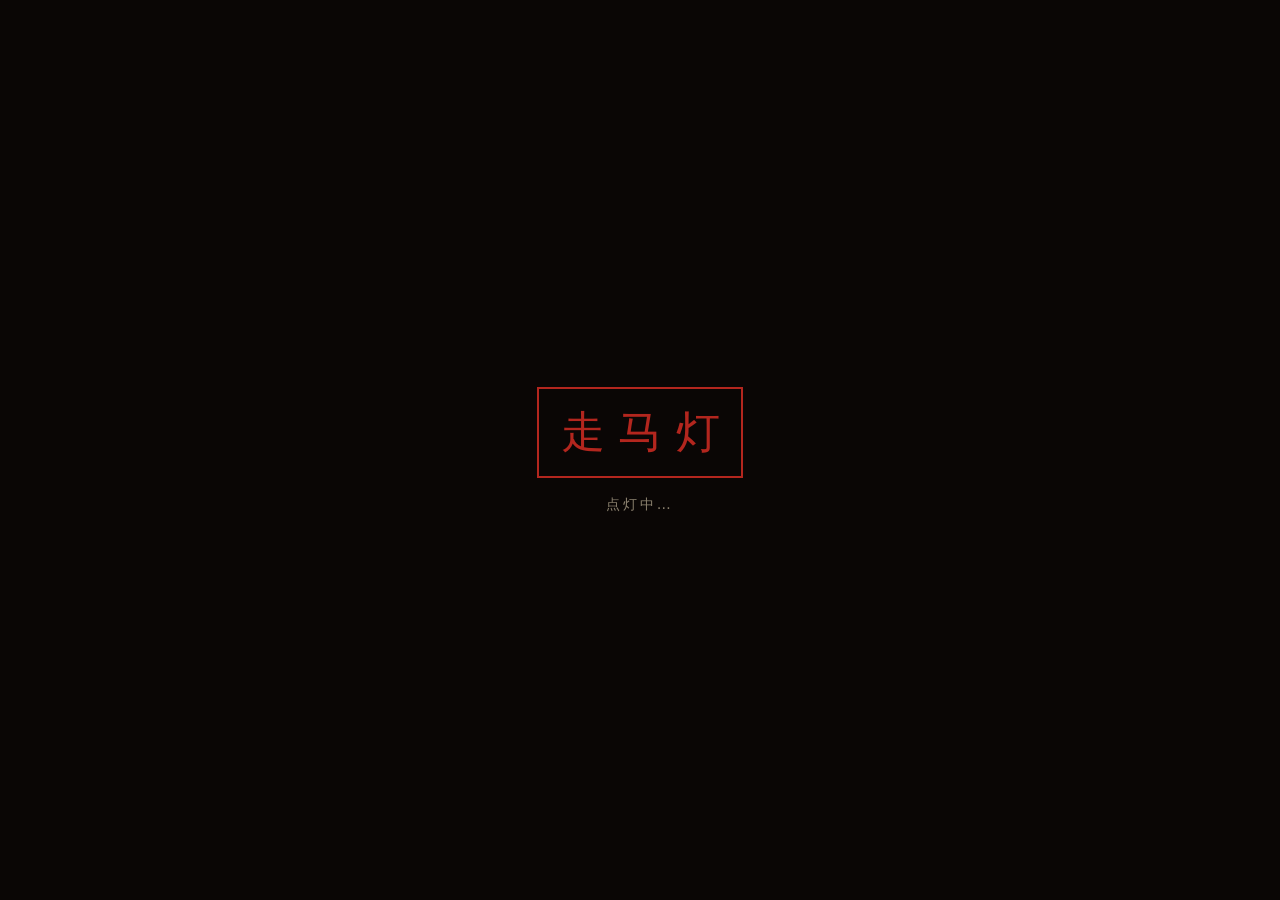
<file: source/web/index.html>
<!doctype html>
<html lang="zh-CN">
<head>
<meta charset="utf-8">
<meta name="viewport" content="width=device-width,initial-scale=1">
<title>走马灯 · Zoetrope of Frozen Motion</title>
<link rel="stylesheet" href="./style.css">
<script type="importmap">
{ "imports": { "three": "./vendor/three.module.min.js", "three/addons/": "./vendor/jsm/" } }
</script>
</head>
<body>
<canvas id="stage"></canvas>

<div id="loading"><div class="seal">走马灯</div><div id="loadmsg">点灯中…</div></div>

<header id="title">
  <h1>走马灯</h1>
  <p class="sub">把一段 AI 动画，冻成一圈雕塑</p>
</header>

<div id="hint">拖动转盘 · 按住 <kbd>空格</kbd> 打开快门</div>

<div id="caption"></div>

<aside id="stats">
  <div><b id="s-rev">0.00</b><span>转 / 秒</span></div>
  <div><b id="s-hz">0</b><span>快门 Hz</span></div>
  <div><b id="s-n">0</b><span>尊雕塑</span></div>
</aside>

<nav id="clips"></nav>

<footer id="bar">
  <button id="mode" aria-pressed="false">
    <span class="opt candle">烛光</span><span class="knob"></span><span class="opt strobe">快门</span>
  </button>
  <label id="detune-wrap" title="让快门比转盘快一点或慢一点">
    <span>错拍</span>
    <input id="detune" type="range" min="-3" max="3" step="0.05" value="0">
  </label>
  <button id="backstage-btn" class="ghost">幕后 · Lux3D</button>
</footer>

<section id="inspect" hidden>
  <button id="inspect-close" aria-label="关闭">×</button>
  <h2>第 <span id="i-idx">1</span> / <span id="i-n">1</span> 帧</h2>
  <p>它不会动。它只是整段动作里的一个瞬间，被冻成了一尊可以拿在手里的雕塑。</p>
  <div class="row">
    <button id="stl-one">下载这一尊 STL</button>
    <button id="stl-ring" class="ghost">下载整圈 STL</button>
  </div>
  <p class="fine" id="stl-note">高 80 mm · 单位毫米</p>
</section>

<section id="backstage" hidden>
  <button id="backstage-close" aria-label="关闭">×</button>
  <h2>幕后：Aholo Lux3D 做了什么</h2>
  <ol id="pipeline"></ol>
  <p class="fine">本页只做一件事：把 Lux3D 的动画按相位采样成 N 个静止姿态，摆成一圈。转盘、灯与快门由代码绘制。</p>
</section>

<script type="module" src="./main.js"></script>
</body>
</html>
</file>
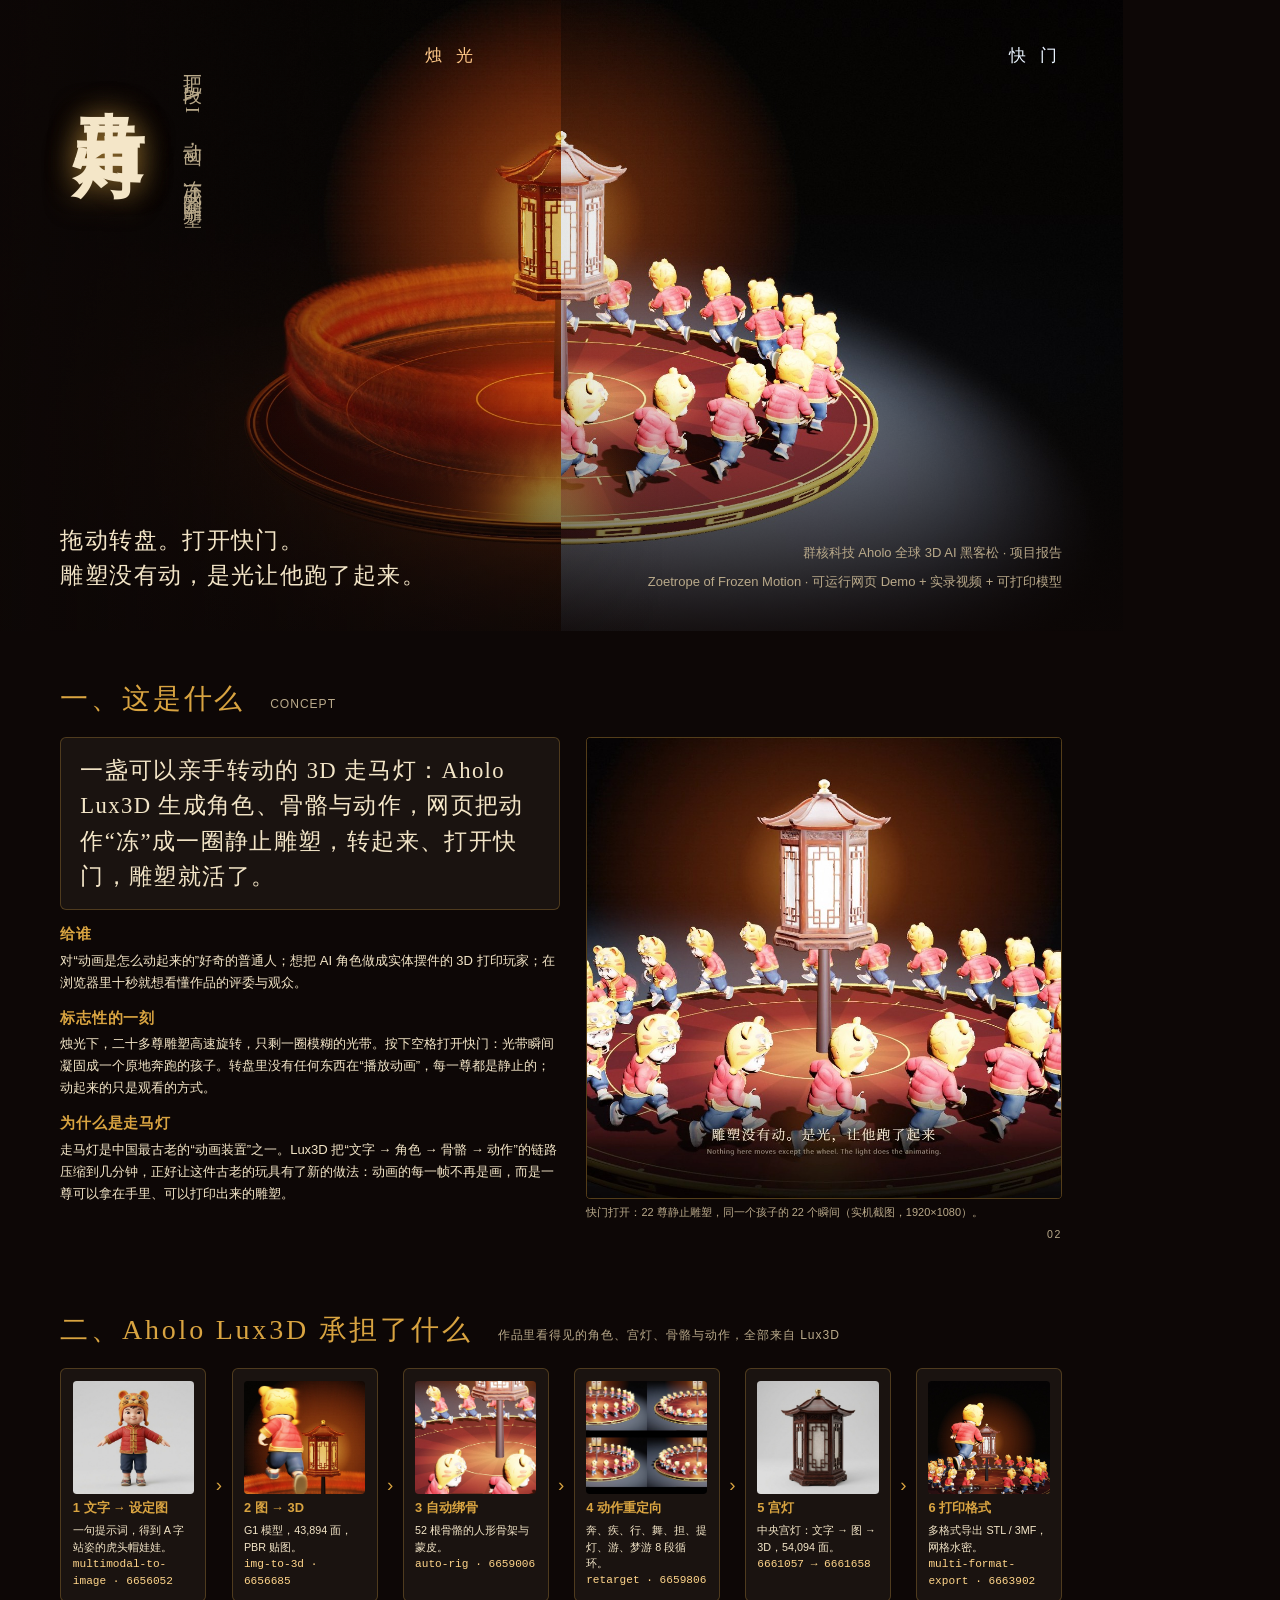
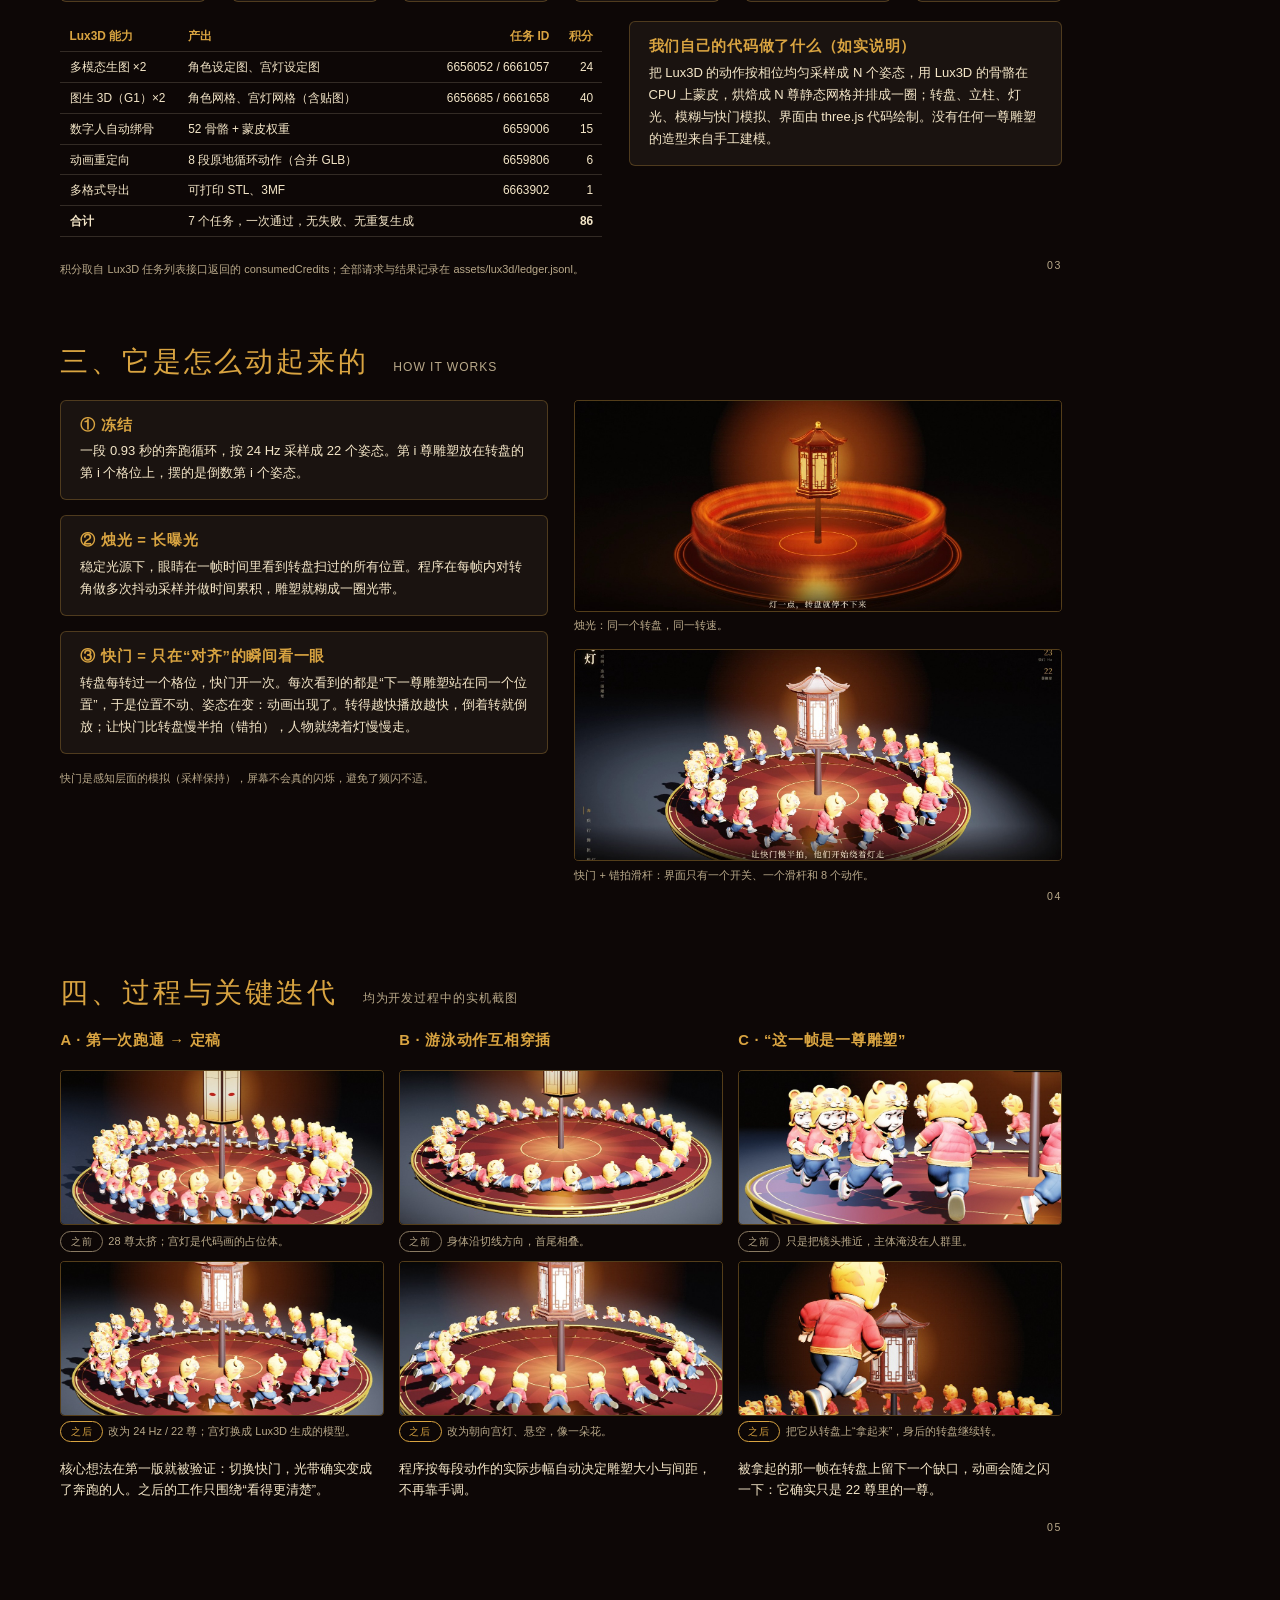
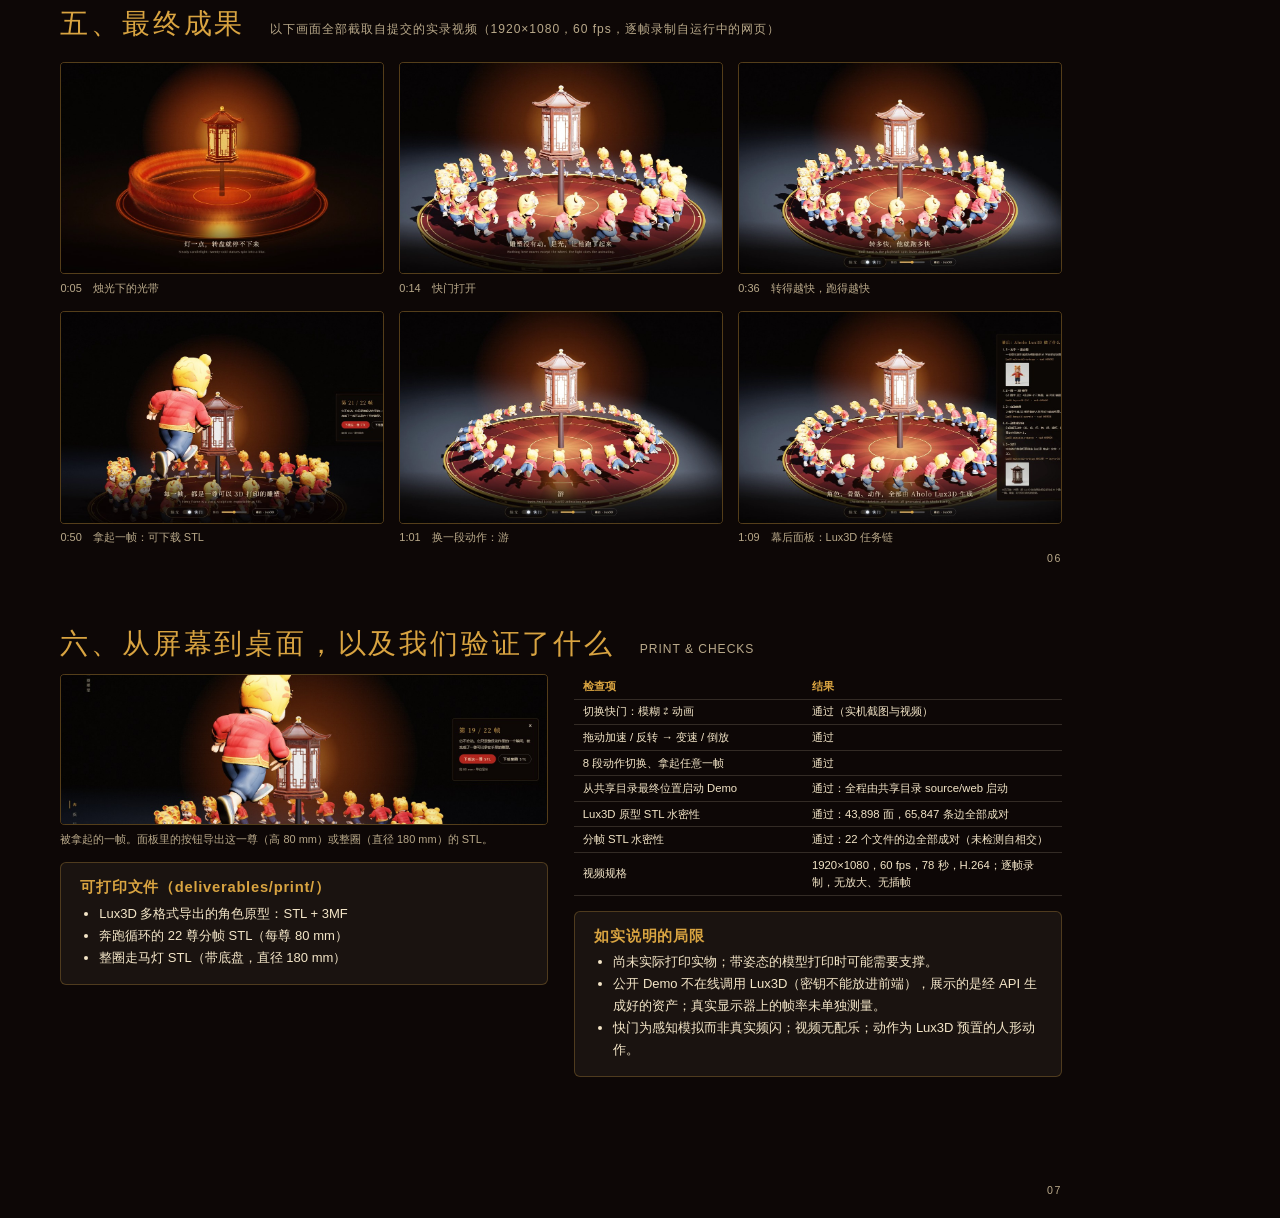
<file: source/report/report.html>
<!doctype html>
<html lang="zh-CN">
<head>
<meta charset="utf-8">
<title>走马灯 · 项目报告</title>
<style>
  @page { size: 297mm 167mm; margin: 0; }
  :root { --ink:#0d0706; --paper:#f4e6c8; --gold:#d9a441; --red:#b3261e; --dim:#b9a98a; --serif:"Songti SC","STSong","SimSun","Noto Serif SC",serif; --sans:"Microsoft YaHei","PingFang SC","Noto Sans SC",sans-serif; }
  * { box-sizing: border-box; }
  html, body { margin: 0; background: var(--ink); color: var(--paper); font-family: var(--sans); -webkit-print-color-adjust: exact; print-color-adjust: exact; }
  section { width: 297mm; height: 167mm; padding: 13mm 16mm 11mm; position: relative; overflow: hidden; page-break-after: always; background: var(--ink); display: flex; flex-direction: column; }
  section:last-child { page-break-after: auto; }
  h1 { font-family: var(--serif); font-size: 15mm; margin: 0; letter-spacing: .12em; }
  h2 { font-family: var(--serif); font-weight: 400; font-size: 7.4mm; margin: 0 0 5mm; letter-spacing: .1em; color: var(--gold); }
  h2 small { font-family: var(--sans); font-size: 3.2mm; color: var(--dim); letter-spacing: .08em; margin-left: 4mm; }
  h3 { font-size: 3.9mm; margin: 0 0 1.5mm; color: var(--gold); font-weight: 600; letter-spacing: .05em; }
  p, li, td, th { font-size: 3.45mm; line-height: 1.68; margin: 0; }
  p + p { margin-top: 2mm; }
  ul { margin: 0; padding-left: 5mm; }
  .dim { color: var(--dim); }
  .pg { position: absolute; right: 16mm; bottom: 6mm; font-size: 2.8mm; color: var(--dim); letter-spacing: .15em; }
  .row { display: flex; gap: 7mm; flex: 1; min-height: 0; }
  .col { flex: 1; min-width: 0; display: flex; flex-direction: column; gap: 4mm; }
  figure { margin: 0; display: flex; flex-direction: column; min-height: 0; }
  figure img { width: 100%; display: block; border-radius: 1.2mm; border: .25mm solid rgba(217,164,65,.35); object-fit: cover; min-height: 0; }
  figcaption { font-size: 2.9mm; color: var(--dim); margin-top: 1.4mm; line-height: 1.5; }
  .tag { display: inline-block; font-size: 2.7mm; padding: .5mm 2.4mm; border: .25mm solid var(--gold); color: var(--gold); border-radius: 4mm; letter-spacing: .1em; margin-right: 1.5mm; }
  .before { border-color: #8a7a62 !important; color: #b9a98a !important; }
  table { border-collapse: collapse; width: 100%; }
  th, td { text-align: left; padding: 1.3mm 2.4mm; border-bottom: .2mm solid rgba(244,230,200,.16); font-size: 3.15mm; }
  th { color: var(--gold); font-weight: 600; }
  td.n, th.n { text-align: right; font-variant-numeric: tabular-nums; }
  code { font-family: Consolas, monospace; font-size: 2.95mm; color: #ffd58a; }
  .card { background: rgba(244,230,200,.055); border: .25mm solid rgba(217,164,65,.28); border-radius: 1.6mm; padding: 4mm 5mm; }
  .big { font-family: var(--serif); font-size: 6mm; line-height: 1.55; letter-spacing: .06em; }
  .pipe { display: flex; align-items: stretch; gap: 2.5mm; }
  .pipe .step { flex: 1; background: rgba(244,230,200,.055); border: .25mm solid rgba(217,164,65,.28); border-radius: 1.6mm; padding: 3mm; display: flex; flex-direction: column; gap: 1.5mm; }
  .pipe .step img { width: 100%; height: 30mm; object-fit: cover; border-radius: 1mm; }
  .pipe .step b { font-size: 3.4mm; color: var(--gold); }
  .pipe .step span { font-size: 2.85mm; line-height: 1.5; }
  .pipe .arrow { align-self: center; color: var(--gold); font-size: 5mm; }
  .cover { padding: 0; }
  .cover .half { position: absolute; top: 0; bottom: 0; width: 50%; background-size: cover; background-position: center; }
  .cover .shade { position: absolute; inset: 0; background: linear-gradient(90deg, rgba(13,7,6,.92) 0%, rgba(13,7,6,.25) 34%, rgba(13,7,6,0) 60%), linear-gradient(0deg, rgba(13,7,6,.85), rgba(13,7,6,0) 38%); }
  .cover .txt { position: absolute; left: 16mm; top: 14mm; display: flex; gap: 6mm; }
  .cover h1 { writing-mode: vertical-rl; font-size: 19mm; text-shadow: 0 0 8mm rgba(217,164,65,.5); }
  .cover .sub { writing-mode: vertical-rl; font-family: var(--serif); font-size: 5mm; letter-spacing: .3em; color: var(--dim); margin-top: 2mm; }
  .cover .foot { position: absolute; left: 16mm; right: 16mm; bottom: 10mm; display: flex; justify-content: space-between; align-items: flex-end; }
  .cover .labels { position: absolute; top: 12mm; right: 16mm; left: 50%; display: flex; justify-content: space-between; font-family: var(--serif); font-size: 4.4mm; letter-spacing: .3em; }
  .grid3 { display: grid; grid-template-columns: repeat(3, 1fr); gap: 4mm; flex: 1; min-height: 0; }
  .grid3 figure img { height: 100%; }
  .pair { display: grid; grid-template-columns: 1fr; gap: 2.5mm; }
  .grid3 .pair img { height: 41mm; flex: none; }
  .checks td:first-child { width: 47%; } .checks td, .checks th { padding: 1mm 2.2mm; font-size: 3mm; line-height: 1.5; }
</style>
</head>
<body>

<!-- 1 cover -->
<section class="cover">
  <div class="half" style="left:0;background-image:url(img/hero_candle.jpg)"></div>
  <div class="half" style="left:50%;background-image:url(img/hero_shutter.jpg)"></div>
  <div class="shade"></div>
  <div class="labels"><span style="margin-left:-36mm;color:#ffc888">烛 光</span><span style="color:#eaf4ff">快 门</span></div>
  <div class="txt"><h1>走马灯</h1><div class="sub">把一段 AI 动画，冻成一圈雕塑</div></div>
  <div class="foot">
    <div><p class="big">拖动转盘。打开快门。<br>雕塑没有动，是光让他跑了起来。</p></div>
    <div style="text-align:right"><p class="dim">群核科技 Aholo 全球 3D AI 黑客松 · 项目报告</p><p class="dim">Zoetrope of Frozen Motion · 可运行网页 Demo + 实录视频 + 可打印模型</p></div>
  </div>
</section>

<!-- 2 concept -->
<section>
  <h2>一、这是什么 <small>CONCEPT</small></h2>
  <div class="row">
    <div class="col" style="flex:1.05">
      <div class="card"><p class="big">一盏可以亲手转动的 3D 走马灯：Aholo Lux3D 生成角色、骨骼与动作，网页把动作“冻”成一圈静止雕塑，转起来、打开快门，雕塑就活了。</p></div>
      <div>
        <h3>给谁</h3>
        <p>对“动画是怎么动起来的”好奇的普通人；想把 AI 角色做成实体摆件的 3D 打印玩家；在浏览器里十秒就想看懂作品的评委与观众。</p>
      </div>
      <div>
        <h3>标志性的一刻</h3>
        <p>烛光下，二十多尊雕塑高速旋转，只剩一圈模糊的光带。按下空格打开快门：光带瞬间凝固成一个原地奔跑的孩子。转盘里没有任何东西在“播放动画”，每一尊都是静止的；动起来的只是观看的方式。</p>
      </div>
      <div>
        <h3>为什么是走马灯</h3>
        <p>走马灯是中国最古老的“动画装置”之一。Lux3D 把“文字 → 角色 → 骨骼 → 动作”的链路压缩到几分钟，正好让这件古老的玩具有了新的做法：动画的每一帧不再是画，而是一尊可以拿在手里、可以打印出来的雕塑。</p>
      </div>
    </div>
    <div class="col">
      <figure style="flex:1"><img src="img/f_signature.jpg" style="height:100%"><figcaption>快门打开：22 尊静止雕塑，同一个孩子的 22 个瞬间（实机截图，1920×1080）。</figcaption></figure>
    </div>
  </div>
  <div class="pg">02</div>
</section>

<!-- 3 Lux3D role -->
<section>
  <h2>二、Aholo Lux3D 承担了什么 <small>作品里看得见的角色、宫灯、骨骼与动作，全部来自 Lux3D</small></h2>
  <div class="pipe">
    <div class="step"><img src="img/kid_concept.jpg"><b>1 文字 → 设定图</b><span>一句提示词，得到 A 字站姿的虎头帽娃娃。<br><code>multimodal-to-image · 6656052</code></span></div>
    <div class="arrow">›</div>
    <div class="step"><img src="img/mesh.jpg"><b>2 图 → 3D</b><span>G1 模型，43,894 面，PBR 贴图。<br><code>img-to-3d · 6656685</code></span></div>
    <div class="arrow">›</div>
    <div class="step"><img src="img/poses.jpg"><b>3 自动绑骨</b><span>52 根骨骼的人形骨架与蒙皮。<br><code>auto-rig · 6659006</code></span></div>
    <div class="arrow">›</div>
    <div class="step"><img src="img/clips.jpg"><b>4 动作重定向</b><span>奔、疾、行、舞、担、提灯、游、梦游 8 段循环。<br><code>retarget · 6659806</code></span></div>
    <div class="arrow">›</div>
    <div class="step"><img src="img/lantern_concept.jpg"><b>5 宫灯</b><span>中央宫灯：文字 → 图 → 3D，54,094 面。<br><code>6661057 → 6661658</code></span></div>
    <div class="arrow">›</div>
    <div class="step"><img src="img/print.jpg"><b>6 打印格式</b><span>多格式导出 STL / 3MF，网格水密。<br><code>multi-format-export · 6663902</code></span></div>
  </div>
  <div class="row" style="margin-top:5mm">
    <div class="col" style="flex:1.25">
      <table>
        <tr><th>Lux3D 能力</th><th>产出</th><th class="n">任务 ID</th><th class="n">积分</th></tr>
        <tr><td>多模态生图 ×2</td><td>角色设定图、宫灯设定图</td><td class="n">6656052 / 6661057</td><td class="n">24</td></tr>
        <tr><td>图生 3D（G1）×2</td><td>角色网格、宫灯网格（含贴图）</td><td class="n">6656685 / 6661658</td><td class="n">40</td></tr>
        <tr><td>数字人自动绑骨</td><td>52 骨骼 + 蒙皮权重</td><td class="n">6659006</td><td class="n">15</td></tr>
        <tr><td>动画重定向</td><td>8 段原地循环动作（合并 GLB）</td><td class="n">6659806</td><td class="n">6</td></tr>
        <tr><td>多格式导出</td><td>可打印 STL、3MF</td><td class="n">6663902</td><td class="n">1</td></tr>
        <tr><td><b>合计</b></td><td>7 个任务，一次通过，无失败、无重复生成</td><td class="n"></td><td class="n"><b>86</b></td></tr>
      </table>
      <p class="dim" style="margin-top:2mm;font-size:2.9mm">积分取自 Lux3D 任务列表接口返回的 consumedCredits；全部请求与结果记录在 assets/lux3d/ledger.jsonl。</p>
    </div>
    <div class="col">
      <div class="card">
        <h3>我们自己的代码做了什么（如实说明）</h3>
        <p>把 Lux3D 的动作按相位均匀采样成 N 个姿态，用 Lux3D 的骨骼在 CPU 上蒙皮，烘焙成 N 尊静态网格并排成一圈；转盘、立柱、灯光、模糊与快门模拟、界面由 three.js 代码绘制。没有任何一尊雕塑的造型来自手工建模。</p>
      </div>
    </div>
  </div>
  <div class="pg">03</div>
</section>

<!-- 4 how it works -->
<section>
  <h2>三、它是怎么动起来的 <small>HOW IT WORKS</small></h2>
  <div class="row">
    <div class="col">
      <div class="card">
        <h3>① 冻结</h3>
        <p>一段 0.93 秒的奔跑循环，按 24 Hz 采样成 22 个姿态。第 i 尊雕塑放在转盘的第 i 个格位上，摆的是倒数第 i 个姿态。</p>
      </div>
      <div class="card">
        <h3>② 烛光 = 长曝光</h3>
        <p>稳定光源下，眼睛在一帧时间里看到转盘扫过的所有位置。程序在每帧内对转角做多次抖动采样并做时间累积，雕塑就糊成一圈光带。</p>
      </div>
      <div class="card">
        <h3>③ 快门 = 只在“对齐”的瞬间看一眼</h3>
        <p>转盘每转过一个格位，快门开一次。每次看到的都是“下一尊雕塑站在同一个位置”，于是位置不动、姿态在变：动画出现了。转得越快播放越快，倒着转就倒放；让快门比转盘慢半拍（错拍），人物就绕着灯慢慢走。</p>
      </div>
      <p class="dim" style="font-size:2.9mm">快门是感知层面的模拟（采样保持），屏幕不会真的闪烁，避免了频闪不适。</p>
    </div>
    <div class="col">
      <figure><img src="img/f_candle.jpg" style="height:58mm"><figcaption>烛光：同一个转盘，同一转速。</figcaption></figure>
      <figure><img src="img/f_detune.jpg" style="height:58mm"><figcaption>快门 + 错拍滑杆：界面只有一个开关、一个滑杆和 8 个动作。</figcaption></figure>
    </div>
  </div>
  <div class="pg">04</div>
</section>

<!-- 5 iterations -->
<section>
  <h2>四、过程与关键迭代 <small>均为开发过程中的实机截图</small></h2>
  <div class="grid3">
    <div class="col">
      <h3>A · 第一次跑通 → 定稿</h3>
      <div class="pair">
        <figure><img src="img/it_a1.jpg"><figcaption><span class="tag before">之前</span>28 尊太挤；宫灯是代码画的占位体。</figcaption></figure>
        <figure><img src="img/it_a2.jpg"><figcaption><span class="tag">之后</span>改为 24 Hz / 22 尊；宫灯换成 Lux3D 生成的模型。</figcaption></figure>
      </div>
      <p>核心想法在第一版就被验证：切换快门，光带确实变成了奔跑的人。之后的工作只围绕“看得更清楚”。</p>
    </div>
    <div class="col">
      <h3>B · 游泳动作互相穿插</h3>
      <div class="pair">
        <figure><img src="img/it_b1.jpg"><figcaption><span class="tag before">之前</span>身体沿切线方向，首尾相叠。</figcaption></figure>
        <figure><img src="img/it_b2.jpg"><figcaption><span class="tag">之后</span>改为朝向宫灯、悬空，像一朵花。</figcaption></figure>
      </div>
      <p>程序按每段动作的实际步幅自动决定雕塑大小与间距，不再靠手调。</p>
    </div>
    <div class="col">
      <h3>C · “这一帧是一尊雕塑”</h3>
      <div class="pair">
        <figure><img src="img/it_c1.jpg"><figcaption><span class="tag before">之前</span>只是把镜头推近，主体淹没在人群里。</figcaption></figure>
        <figure><img src="img/it_c2.jpg"><figcaption><span class="tag">之后</span>把它从转盘上“拿起来”，身后的转盘继续转。</figcaption></figure>
      </div>
      <p>被拿起的那一帧在转盘上留下一个缺口，动画会随之闪一下：它确实只是 22 尊里的一尊。</p>
    </div>
  </div>
  <div class="pg">05</div>
</section>

<!-- 6 final -->
<section>
  <h2>五、最终成果 <small>以下画面全部截取自提交的实录视频（1920×1080，60 fps，逐帧录制自运行中的网页）</small></h2>
  <div class="grid3" style="grid-template-rows:1fr 1fr">
    <figure><img src="img/v1.jpg"><figcaption>0:05　烛光下的光带</figcaption></figure>
    <figure><img src="img/v2.jpg"><figcaption>0:14　快门打开</figcaption></figure>
    <figure><img src="img/v3.jpg"><figcaption>0:36　转得越快，跑得越快</figcaption></figure>
    <figure><img src="img/v4.jpg"><figcaption>0:50　拿起一帧：可下载 STL</figcaption></figure>
    <figure><img src="img/v5.jpg"><figcaption>1:01　换一段动作：游</figcaption></figure>
    <figure><img src="img/v6.jpg"><figcaption>1:09　幕后面板：Lux3D 任务链</figcaption></figure>
  </div>
  <div class="pg">06</div>
</section>

<!-- 7 print + validation -->
<section style="padding-top:10mm">
  <h2 style="margin-bottom:3mm">六、从屏幕到桌面，以及我们验证了什么 <small>PRINT &amp; CHECKS</small></h2>
  <div class="row">
    <div class="col">
      <figure><img src="img/print.jpg" style="height:40mm"><figcaption>被拿起的一帧。面板里的按钮导出这一尊（高 80 mm）或整圈（直径 180 mm）的 STL。</figcaption></figure>
      <div class="card">
        <h3>可打印文件（deliverables/print/）</h3>
        <ul>
          <li>Lux3D 多格式导出的角色原型：STL + 3MF</li>
          <li>奔跑循环的 22 尊分帧 STL（每尊 80 mm）</li>
          <li>整圈走马灯 STL（带底盘，直径 180 mm）</li>
        </ul>
      </div>
    </div>
    <div class="col">
      <table class="checks">
        <tr><th>检查项</th><th>结果</th></tr>
        <tr><td>切换快门：模糊 ⇄ 动画</td><td>通过（实机截图与视频）</td></tr>
        <tr><td>拖动加速 / 反转 → 变速 / 倒放</td><td>通过</td></tr>
        <tr><td>8 段动作切换、拿起任意一帧</td><td>通过</td></tr>
        <tr><td>从共享目录最终位置启动 Demo</td><td>通过：全程由共享目录 source/web 启动</td></tr>
        <tr><td>Lux3D 原型 STL 水密性</td><td>通过：43,898 面，65,847 条边全部成对</td></tr>
        <tr><td>分帧 STL 水密性</td><td>通过：22 个文件的边全部成对（未检测自相交）</td></tr>
        <tr><td>视频规格</td><td>1920×1080，60 fps，78 秒，H.264；逐帧录制，无放大、无插帧</td></tr>
      </table>
      <div class="card">
        <h3>如实说明的局限</h3>
        <ul>
          <li>尚未实际打印实物；带姿态的模型打印时可能需要支撑。</li>
          <li>公开 Demo 不在线调用 Lux3D（密钥不能放进前端），展示的是经 API 生成好的资产；真实显示器上的帧率未单独测量。</li>
          <li>快门为感知模拟而非真实频闪；视频无配乐；动作为 Lux3D 预置的人形动作。</li>
          
        </ul>
      </div>
    </div>
  </div>
  <div class="pg">07</div>
</section>

</body>
</html>
</file>
<file: source/web/style.css>
:root {
  --ink: #0a0605;
  --paper: #f3e3c3;
  --gold: #d9a441;
  --red: #b3261e;
  --dim: rgba(243, 227, 195, .55);
  --serif: "Songti SC", "STSong", "Noto Serif SC", "Source Han Serif SC", "SimSun", serif;
  --sans: "PingFang SC", "Microsoft YaHei", "Noto Sans SC", system-ui, sans-serif;
}
* { box-sizing: border-box; }
html, body { margin: 0; height: 100%; background: var(--ink); color: var(--paper); font-family: var(--sans); overflow: hidden; -webkit-user-select: none; user-select: none; }
#stage { position: fixed; inset: 0; width: 100%; height: 100%; display: block; touch-action: none; cursor: grab; }
#stage.dragging { cursor: grabbing; }

#loading { position: fixed; inset: 0; display: grid; place-content: center; justify-items: center; gap: 18px; background: var(--ink); z-index: 20; transition: opacity .9s; }
#loading.done { opacity: 0; pointer-events: none; }
.seal { font-family: var(--serif); font-size: 44px; letter-spacing: .3em; padding: 14px 8px 14px 22px; border: 2px solid var(--red); color: var(--red); }
#loadmsg { color: var(--dim); font-size: 14px; letter-spacing: .2em; }

#title { position: fixed; left: 34px; top: 30px; pointer-events: none; display: flex; gap: 14px; align-items: flex-start; }
#title h1 { margin: 0; font-family: var(--serif); font-weight: 700; font-size: 46px; line-height: 1.08; writing-mode: vertical-rl; letter-spacing: .12em; color: var(--paper); text-shadow: 0 0 24px rgba(217, 164, 65, .35); }
#title .sub { margin: 6px 0 0; writing-mode: vertical-rl; font-family: var(--serif); font-size: 15px; letter-spacing: .32em; color: var(--dim); }

#hint { position: fixed; left: 50%; bottom: 100px; transform: translateX(-50%); font-size: 14px; letter-spacing: .14em; color: var(--dim); pointer-events: none; transition: opacity .6s; white-space: nowrap; }
#hint.gone { opacity: 0; }
kbd { font-family: var(--sans); border: 1px solid var(--dim); border-radius: 5px; padding: 1px 8px; margin: 0 2px; color: var(--paper); }

#caption { position: fixed; left: 0; right: 0; bottom: 0; padding: 90px 8vw 100px; background: linear-gradient(to top, rgba(6,3,2,.94) 0%, rgba(6,3,2,.78) 45%, rgba(6,3,2,0) 100%); text-align: center; font-family: var(--serif); font-size: 32px; letter-spacing: .1em; color: var(--paper); text-shadow: 0 2px 14px #000; opacity: 0; pointer-events: none; }
#caption small { display: block; margin-top: 8px; font-family: var(--sans); font-size: 15px; letter-spacing: .06em; color: var(--dim); }

#stats { position: fixed; right: 34px; top: 34px; display: grid; gap: 14px; text-align: right; pointer-events: none; }
#stats div { display: grid; }
#stats b { font-family: var(--serif); font-size: 30px; font-weight: 400; color: var(--gold); font-variant-numeric: tabular-nums; }
#stats span { font-size: 12px; letter-spacing: .2em; color: var(--dim); }

#clips { position: fixed; left: 34px; bottom: 34px; display: flex; flex-direction: column; gap: 8px; max-height: 46vh; }
#clips button { all: unset; cursor: pointer; font-family: var(--serif); font-size: 16px; letter-spacing: .2em; color: var(--dim); padding: 4px 12px 4px 10px; border-left: 2px solid transparent; transition: color .2s, border-color .2s; }
#clips button:hover { color: var(--paper); }
#clips button.on { color: var(--gold); border-left-color: var(--gold); }

#bar { position: fixed; left: 50%; bottom: 30px; transform: translateX(-50%); display: flex; align-items: center; gap: 26px; }
button { font-family: var(--sans); }
#mode { all: unset; cursor: pointer; display: flex; align-items: center; gap: 14px; padding: 12px 22px; border: 1px solid rgba(217, 164, 65, .5); border-radius: 40px; background: rgba(10, 6, 5, .6); backdrop-filter: blur(6px); font-family: var(--serif); font-size: 19px; letter-spacing: .25em; }
#mode .opt { transition: color .25s, text-shadow .25s; color: var(--dim); }
#mode .knob { width: 46px; height: 22px; border-radius: 22px; background: rgba(243, 227, 195, .15); position: relative; }
#mode .knob::after { content: ""; position: absolute; top: 3px; left: 3px; width: 16px; height: 16px; border-radius: 50%; background: #ffb65c; box-shadow: 0 0 12px #ff9d2e; transition: left .2s, background .2s, box-shadow .2s; }
#mode[aria-pressed="false"] .candle { color: #ffc888; text-shadow: 0 0 14px rgba(255, 157, 46, .7); }
#mode[aria-pressed="true"] .strobe { color: #eaf4ff; text-shadow: 0 0 14px rgba(190, 220, 255, .9); }
#mode[aria-pressed="true"] .knob::after { left: 27px; background: #eaf4ff; box-shadow: 0 0 14px #cfe6ff; }
#mode:focus-visible, button:focus-visible { outline: 2px solid var(--gold); outline-offset: 3px; }

#detune-wrap { display: flex; align-items: center; gap: 10px; font-size: 13px; letter-spacing: .2em; color: var(--dim); opacity: .35; transition: opacity .3s; }
#detune-wrap.live { opacity: 1; }
#detune { width: 130px; accent-color: var(--gold); }

.ghost, #inspect button, #backstage button { cursor: pointer; background: transparent; color: var(--paper); border: 1px solid rgba(243, 227, 195, .35); border-radius: 30px; padding: 9px 18px; font-size: 13px; letter-spacing: .14em; }
.ghost:hover, #inspect button:hover { border-color: var(--gold); color: var(--gold); }
#stl-one { background: var(--red) !important; border-color: var(--red) !important; }
#stl-one:hover { color: #fff !important; filter: brightness(1.15); }

#inspect, #backstage { position: fixed; right: 34px; top: 50%; transform: translateY(-50%); width: min(340px, 86vw); padding: 26px 26px 20px; background: rgba(14, 8, 6, .86); border: 1px solid rgba(217, 164, 65, .35); border-radius: 6px; backdrop-filter: blur(10px); z-index: 5; }
#inspect h2, #backstage h2 { margin: 0 0 12px; font-family: var(--serif); font-weight: 400; font-size: 24px; letter-spacing: .12em; color: var(--gold); }
#backstage h2 { font-size: 19px; }
#inspect p, #backstage li { font-size: 14px; line-height: 1.75; color: rgba(243, 227, 195, .82); }
#inspect .row { display: flex; gap: 10px; flex-wrap: wrap; margin: 16px 0 8px; }
.fine { font-size: 12px !important; color: var(--dim) !important; }
#inspect-close, #backstage-close { position: absolute; right: 10px; top: 8px; border: none !important; font-size: 22px !important; padding: 2px 10px !important; }
#backstage { width: min(430px, 90vw); max-height: 84vh; overflow: auto; }
#pipeline { margin: 0; padding-left: 20px; }
#pipeline li { margin-bottom: 10px; }
#pipeline img { display: block; width: 120px; border-radius: 4px; margin-top: 6px; }
#pipeline code { font-size: 12px; color: var(--gold); }

body.director #bar, body.director #clips, body.director #hint, body.director #stats { transition: opacity .5s; }
body.clean #bar, body.clean #clips, body.clean #hint, body.clean #stats, body.clean #title { opacity: 0; pointer-events: none; }

@media (max-width: 720px) {
  #title h1 { font-size: 32px; }
  #stats { right: 16px; top: 18px; }
  #stats b { font-size: 22px; }
  #clips { left: 12px; bottom: 96px; }
  #clips button { font-size: 13px; }
  #bar { gap: 12px; bottom: 18px; }
  #detune-wrap, #backstage-btn { display: none; }
  #caption { font-size: 20px; padding-bottom: 84px; }
  #inspect, #backstage { right: 50%; transform: translate(50%, 0); top: auto; bottom: 90px; }
}
</file>
